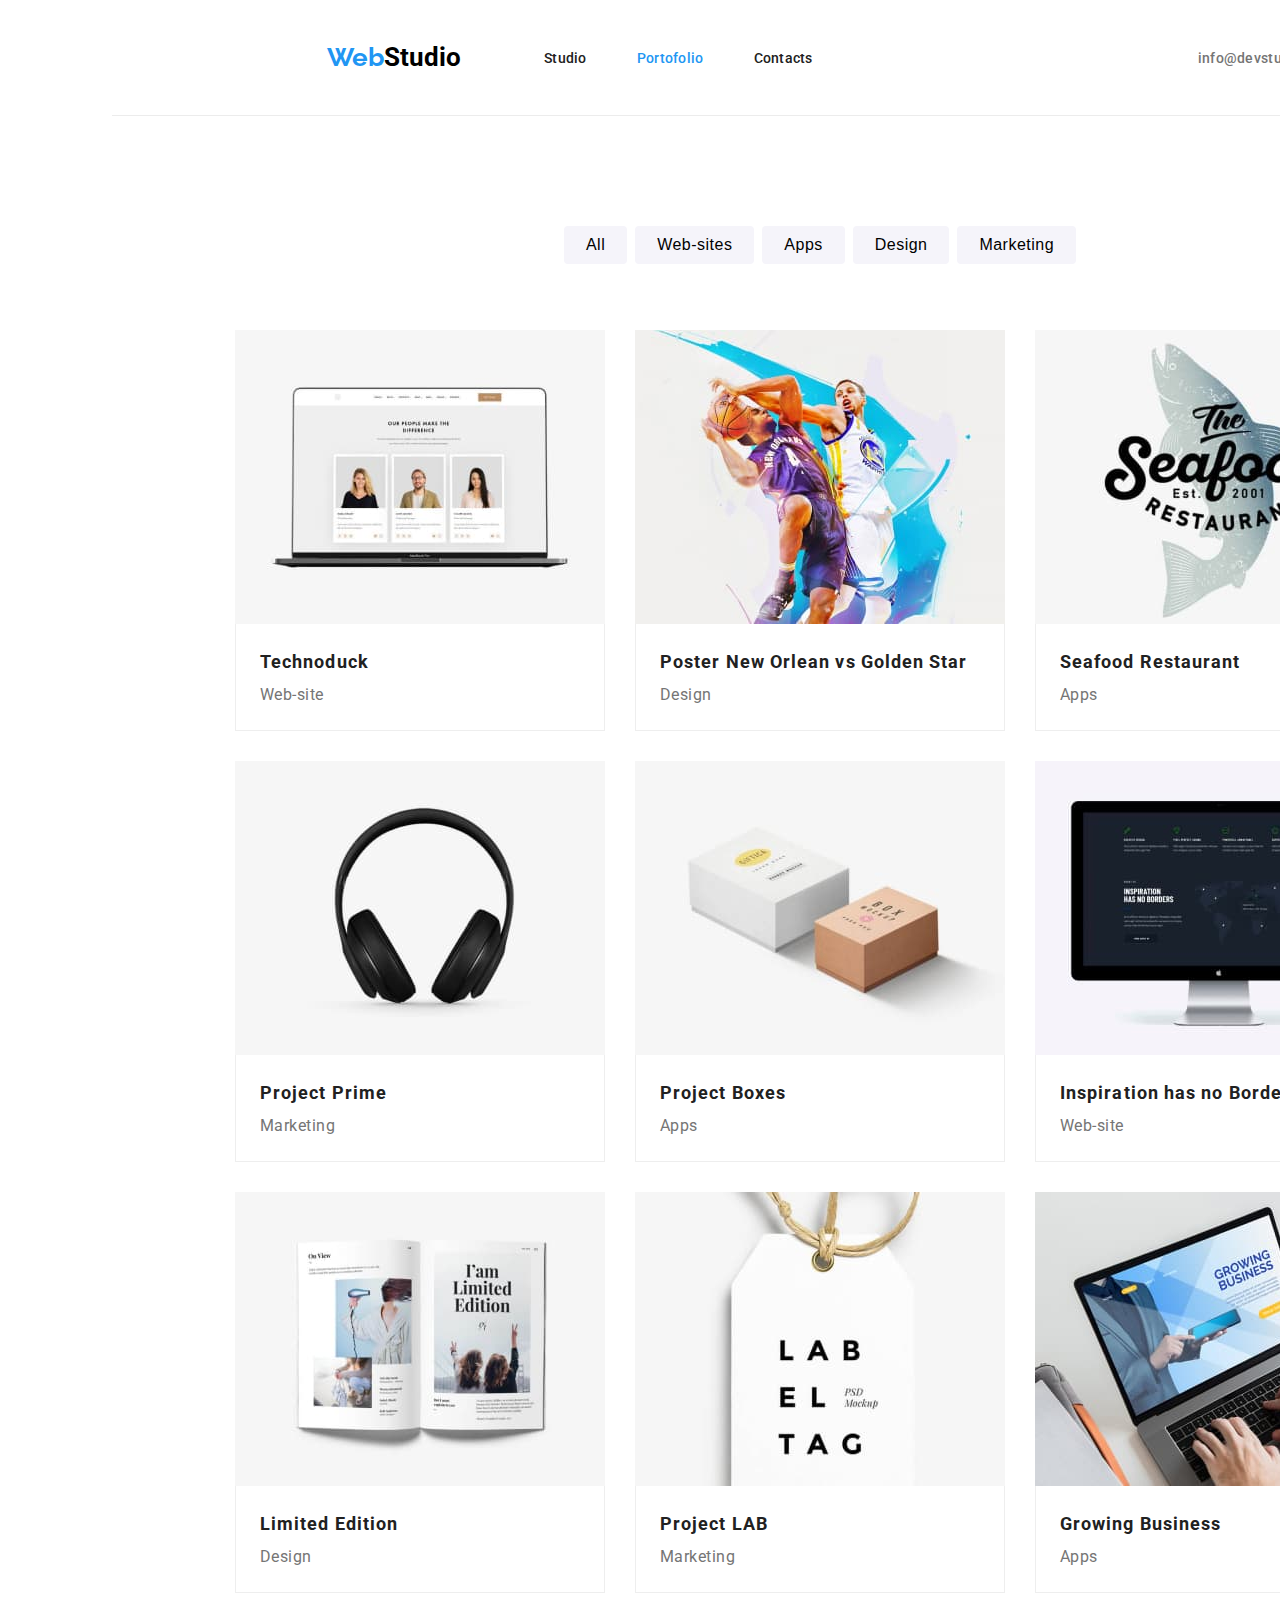
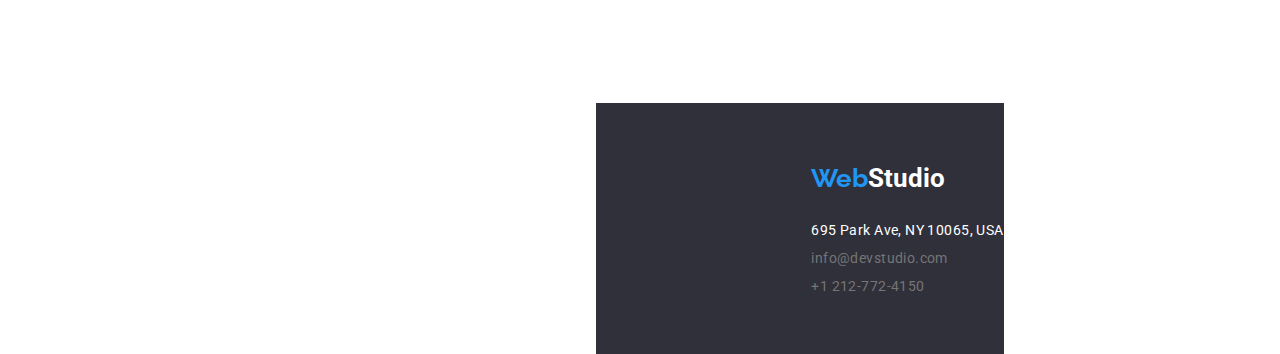
<file: portofolio.html>
<!DOCTYPE html>
<html lang="en">
  <head>
    <meta charset="UTF-8" />
    <meta name="viewport" content="width=device-width, initial-scale=1.0" />
    <title>Portofolio</title>
    <link rel="preconnect" href="https://fonts.googleapis.com" />
    <link rel="preconnect" href="https://fonts.gstatic.com" crossorigin />
    <link
      href="https://fonts.googleapis.com/css2?family=Raleway:wght@700&family=Roboto:wght@400;500;700;900&display=swap"
      rel="stylesheet"
    />
    <link rel="stylesheet" href="css/styles.css" />
  </head>
  <body class="container">
    <header>
      <a class="logo" href="index.html">
        <span class="logo-web">Web</span
        ><span class="logo-studio-black">Studio</span>
      </a>

      <nav>
        <ul>
          <li><a href="index.html" class="nav-link">Studio</a></li>
          <li><a href="portofolio.html" class="nav-link current">Portofolio</a></li>
          <li><a href="contacts.html" class="nav-link">Contacts</a></li>
        </ul>
      </nav>

      <div class="contacts">
        <a href="mailto:info@devstudio.com" class="contact-details"
          >info@devstudio.com</a
        >
        <a href="tel:+1212-772-4150" class="contact-details">+1 212-772-4150</a>
      </div>
    </header>

    <main>
      <ul class="filters">
        <li><button type="button" class="filter-button">All</button></li>
        <li><button type="button" class="filter-button">Web-sites</button></li>
        <li><button type="button" class="filter-button">Apps</button></li>
        <li><button type="button" class="filter-button">Design</button></li>
        <li><button type="button" class="filter-button">Marketing</button></li>
      </ul>
      <ul class="projects-cards">
        <li class="projects">
          <img
            src="images/technoduck.jpg"
            alt="technoduck project"
            width="370"
          />
          <div class="projects-description">
          <span class="project-title">Technoduck</span>
          <span class="project-category">Web-site</span>
          </div>
        </li>
        <li class="projects">
          <img src="images/poster.jpg" alt="poster project" width="370" />
          <div class="projects-description">
          <span class="project-title">Poster New Orlean vs Golden Star</span>  
          <span class="project-category">Design</span>
          </div>
        </li>
        <li class="projects">
          <img src="images/seafood.jpg" alt="seafood project" width="370" />
          <div class="projects-description">
          <span class="project-title">Seafood Restaurant</span>
          <span class="project-category">Apps</span>
          </div>
        </li>
        <li class="projects">
          <img
            src="images/project-prime.jpg"
            alt="project prime project"
            width="370"
          />
          <div class="projects-description">
          <span class="project-title">Project Prime</span>
          <span class="project-category">Marketing</span>
        </div>
        </li>
        <li class="projects">
          <img
            src="images/project-boxes.jpg"
            alt="project boxes project"
            width="370"
          />
          <div class="projects-description">
          <span class="project-title">Project Boxes</span>
          <span class="project-category">Apps</span>
          </div>
        </li>
        <li class="projects">
          <img
            src="images/inspiration.jpg"
            alt="inspiration has no borders project"
            width="370"
          />
          <div class="projects-description">
          <span class="project-title">Inspiration has no Borders</span>
          <span class="project-category">Web-site</span>
          </div>
        </li>
        <li class="projects">
          <img
            src="images/limited-edition.jpg"
            alt="limited edition project"
            width="370"
          />
          <div class="projects-description">
          <span class="project-title">Limited Edition</span>
          <span class="project-category">Design</span>
          </div>
        </li>
        <li class="projects">
          <img src="images/project-lab.jpg" alt="project lab" width="370" />
          <div class="projects-description">
          <span class="project-title">Project LAB</span>
          <span class="project-category">Marketing</span>
          </div>
        </li>
        <li class="projects">
          <img
            src="images/growing-business.jpg"
            alt="growing business project"
            width="370"
          />
          <div class="projects-description">
          <span class="project-title">Growing Business</span>
          <span class="project-category">Apps</span>
          </div>
        </li>
      </ul>
    </main>
    <footer>
      <a class="logo" href="index.html">
        <span class="logo-web">Web</span
        ><span class="logo-studio-white">Studio</span>
      </a>

      <adress class="address">
        <span class="phisical-address">695 Park Ave, NY 10065, USA</span>
        <a href="mailto:info@devstudio.com" class="contact-details"
          >info@devstudio.com</a
        >
        <a href="tel:+1212-772-4150" class="contact-details">+1 212-772-4150</a>
      </address>
    </footer>
  </body>
</html>
</file>
<file: css/styles.css>
/*General styles*/
:root {
    --text-color: #212121;
    --link-color: #2196F3;
    --details-color: #757575;
    --background-color: #2F303A;
    --filter-backgroud: #F5F4FA;
    --text-font-family:'Roboto', sans-serif;
    --logo-font-family: 'Raleway', sans-serif;
}

body {
    font-family: var(--text-font-family);
    color: var(--text-color);
}

.logo {
    text-decoration:none;
}

.logo-web {
    font-family: var(--logo-font-family);
    font-size: 26px;
    font-weight: 700;
    line-height: 30.52px;
    color: var(--link-color);
}

.logo-studio-black {
    font-family: var(--logo-family);
    font-size: 26px;
    font-weight: 700;
    line-height: 30.52px;
    color: #000000;
}

.logo-studio-white {
    font-family: var(--logo-font-family-family);
    font-size: 26px;
    font-weight: 700;
    line-height: 30.52px;
    color: #FFFFFF;
}

ul {
    list-style: none;
}

.container {
    margin: 0px;
    width: 1600px;
    display: flex-inline;
    align-items: center;
    justify-items: center;
}

.intro,
.what-we-do,
.our-team {
    padding-top: 94px;
    padding-bottom: 94px;
}

/*Header Styles*/

header {
    display: flex;
    align-items: center;
    border-bottom: 1px solid #ECECEC;
    padding-top: 32px;
    padding-bottom: 32px;
}

header .logo {
    padding-right: 43px;
    padding-left: 215px;
}

header nav ul {
    display: flex;
    align-items: center;
    gap: 50px;
    padding-right: 385px;
}

.nav-link {
    font-size: 14px;
    font-weight: 500;
    line-height: 16px;
    letter-spacing: 0.02em;
    text-align: left;
    color: var(--text-color);
    text-decoration: none;
}

.current{
    color: var(--link-color);
}

.contact-details {
    font-size: 14px;
    font-weight: 500;
    line-height: 16px;
    letter-spacing: 0.02em;
    text-align: left;
    text-decoration: none;
    color: var(--details-color);
}

.contacts{
        display: flex;
        align-content: center;
        gap: 40px;
}
.contact-details:hover,
.contact-details:focus,
.contact-details:active {
color: var(--link-color);
}

/*Studio Styles*/

.intro {
    background-color: var(--background-color);
    display: flex;
    align-items: center;
    justify-content: center;
    flex-direction: column;
}

.intro-title {
        font-size: 44px;
        font-weight: 900;
        line-height: 60px;
        letter-spacing: 0.06em;
        text-align: center;
        color: #FFFFFF;
        width: 696px;
        margin-top: 200px;
        padding-bottom: 30px;
}

.request-our-services {
        font-size: 16px;
        font-weight: 700;
        line-height: 30px;
        letter-spacing: 0.06em;
        text-align: center;
        background-color: var(--link-color);
        border:none;
        color: #FFFFFF;
        cursor: pointer;
        padding: 10px 20px;
        border-radius: 4px;
        margin-bottom: 200px;
}
.request-our-services:hover,
.request-our-services:focus,
.request-our-services:active {
    color: #FFFFFF;
    background-color: #188CE8;
}

.what-we-do {
    display: flex;
    flex-direction: column;
    margin-top: 94px;
    gap: 94px;
}

.competitive-advantages {
    display: flex;
    align-items: center;
    justify-items: center;
    gap: 30px;
    margin-left: 215px;
    margin-right: 215px;
}
.competitive-advantages-title {
        font-size: 14px;
        font-weight: 700;
        line-height: 16px;
        letter-spacing: 0.03em;
        text-align: left;
}

.competitive-advantages-description {
        font-size: 14px;
        font-weight: 400;
        line-height: 24px;
        letter-spacing: 0.03em;
        text-align: left;
        color: var(--details-color);
}

.what-we-do div{
    display: flex;
    flex-direction: column;
    gap: 50px;
    align-items: center;
}

.h2-title {
        font-size: 36px;
        font-weight: 700;
        line-height: 42px;
        letter-spacing: 0.03em;
        text-align: center;
}

.what-we-do-images {
    display: flex;
    flex-direction: row;
    gap: 30px;
    padding-bottom: 94px;
}

.our-team {
    background-color: #F5F4FA;
    display: flex;
    flex-direction: column;
    align-items: center;
    justify-content: center;
    gap: 50px;
}

.our-team h2 {
    margin-top: 94px;
}

.team-members {
    display: flex;
    gap: 30px;
    padding-bottom: 94px;
}

.team-member {
    background-color: #FFFFFF;
    border-radius: 0px 0px 4px 4px;
}

.team-member-name {
        font-size: 16px;
        font-weight: 500;
        line-height: 19px;
        letter-spacing: 0.03em;
        text-align: center;
        margin-top: 30px;
}

.team-member-role {
        font-size: 16px;
        font-weight: 400;
        line-height: 19px;
        letter-spacing: 0.03em;
        text-align: center;
        color: var(--details-color);
        margin-bottom: 30px;
}

footer {
    background-color: var(--background-color);
    color: #FFFFFF;
    padding-top: 60px;
    padding-bottom: 60px;
        padding-left: 215px;
}

.address {
    display: flex;
    flex-direction: column;
    gap: 12px;
    margin-top: 28px;
}

.phisical-address {
        font-size: 14px;
        font-weight: 400;
        line-height: 16px;
        letter-spacing: 0.03em;
        text-align: left;
}

.address .contact-details {
        font-size: 14px;
        font-weight: 400;
        line-height: 16px;
        letter-spacing: 0.03em;
        text-align: left;
}

/*Portofolio Styles*/

.filters {
    display: flex;
    gap: 8px;
    align-items: center;
    justify-content: center;
    padding-top: 94px;
    padding-bottom: 50px;
}
.filter-button {
    font-size: 16px;
    font-weight: 500;
    line-height: 26px;
    letter-spacing: 0.03em;
    text-align: center;
    background-color: var(--filter-backgroud);
    border:none;
    cursor: pointer;
    border-radius: 4px;
    padding: 6px 22px;
}

.filter-button:hover,
.filter-button:focus,
.filter-button:active {
    color: #FFFFFF;
    background-color: var(--link-color);
}

.projects-cards {
    display: flex;
    flex-wrap:wrap;
    gap: 30px;
    justify-content: center;
    align-items: center;
    padding-bottom: 94px;
}
.projects {
    width: 370px;
    display: flex;
    flex-direction: column;
}

.projects-description {
    display: flex;
    flex-direction: column;
    border: 1px solid #EEEEEE;
    border-top: none;
    padding: 20px 24px;
}

.project-title {
        font-size: 18px;
        font-weight: 700;
        line-height: 36px;
        letter-spacing: 0.06em;
        text-align: left;
}

.project-category {
        font-size: 16px;
        font-weight: 400;
        line-height: 30px;
        letter-spacing: 0.03em;
        text-align: left;
        color: var(--details-color);
}
</file>
